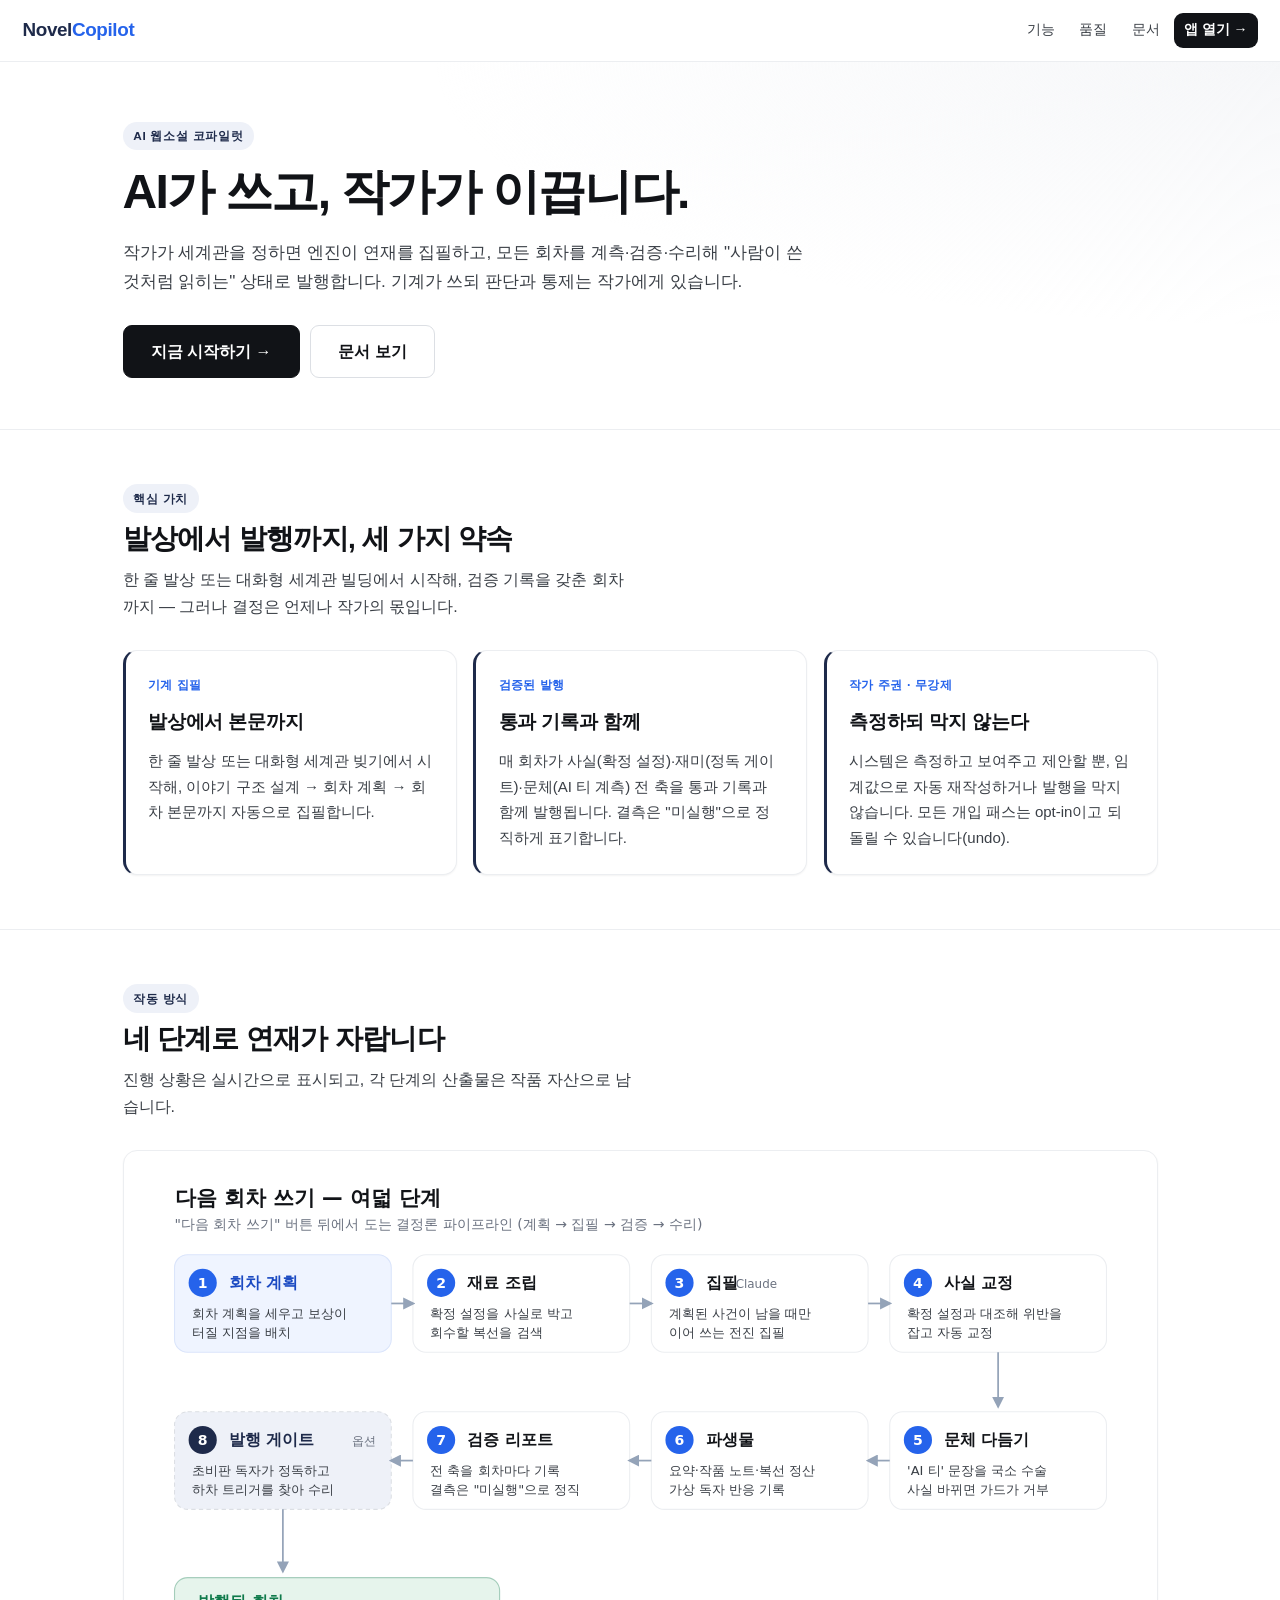
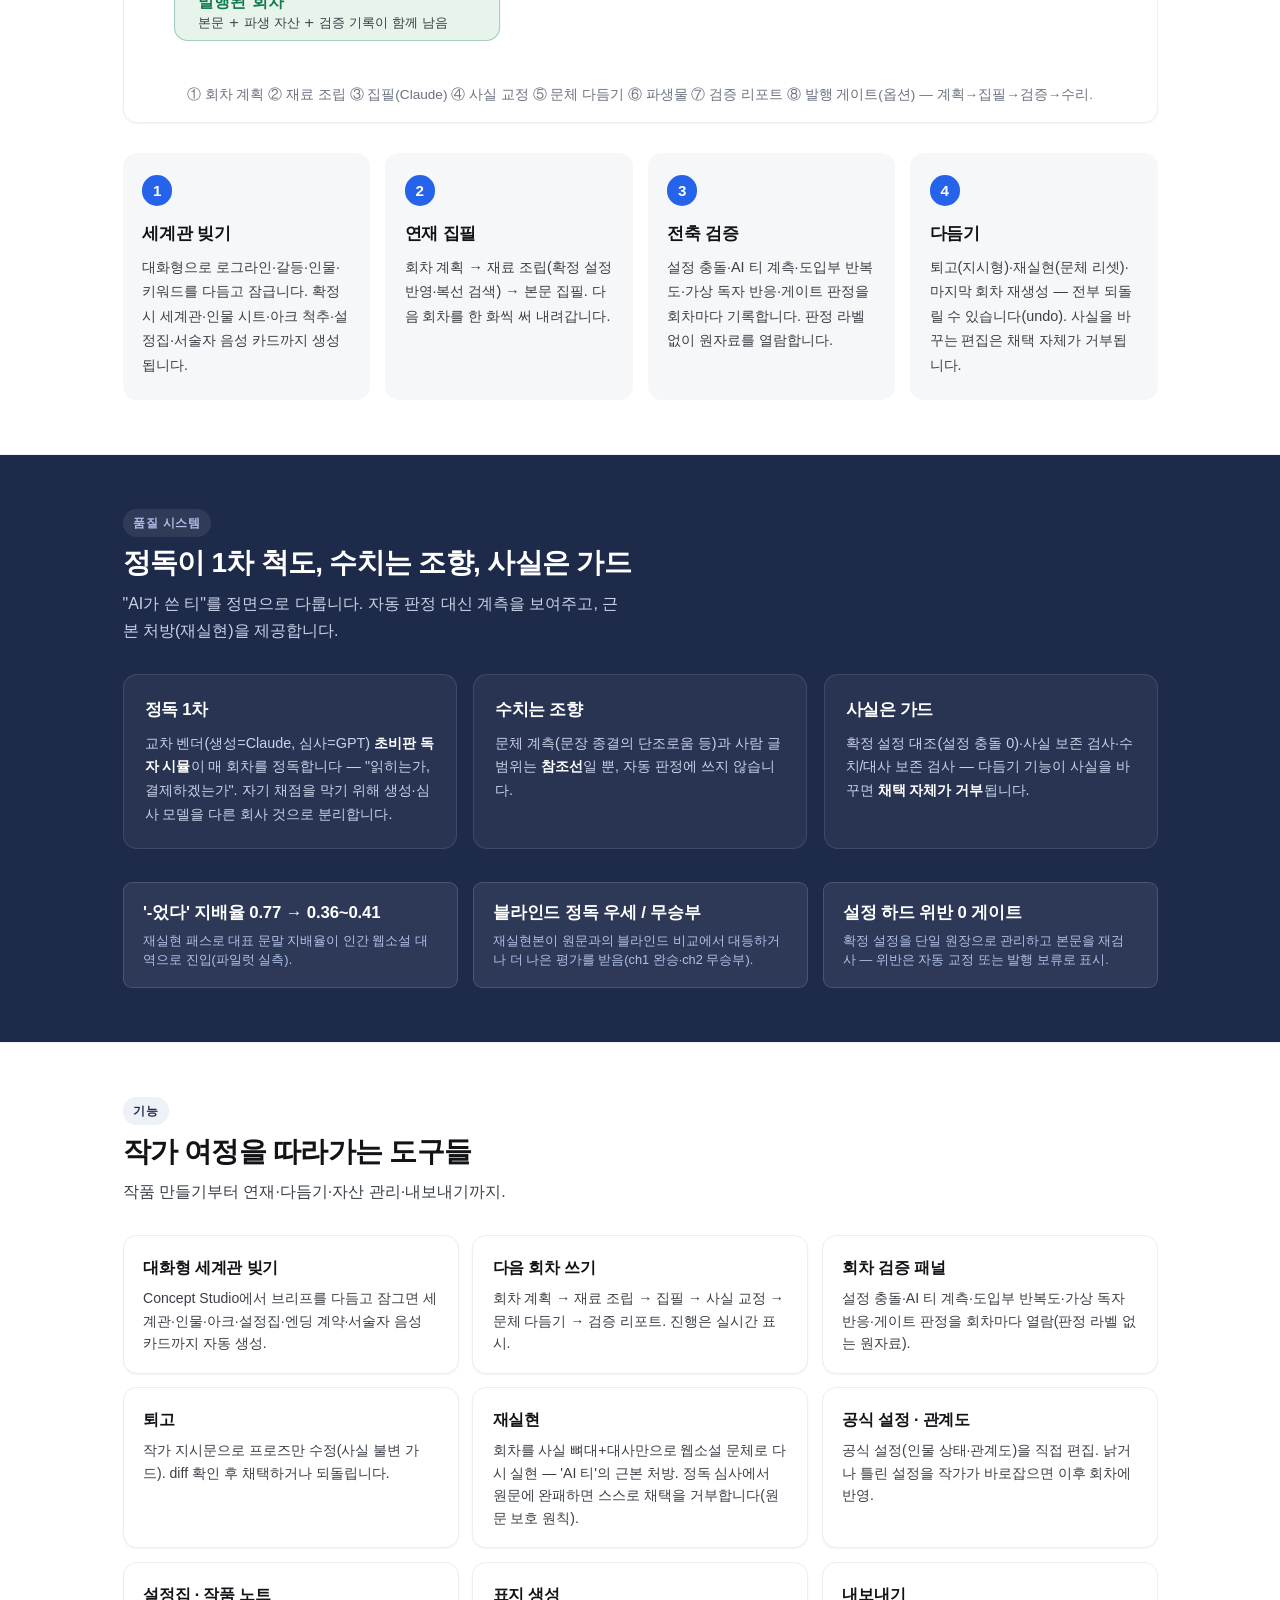
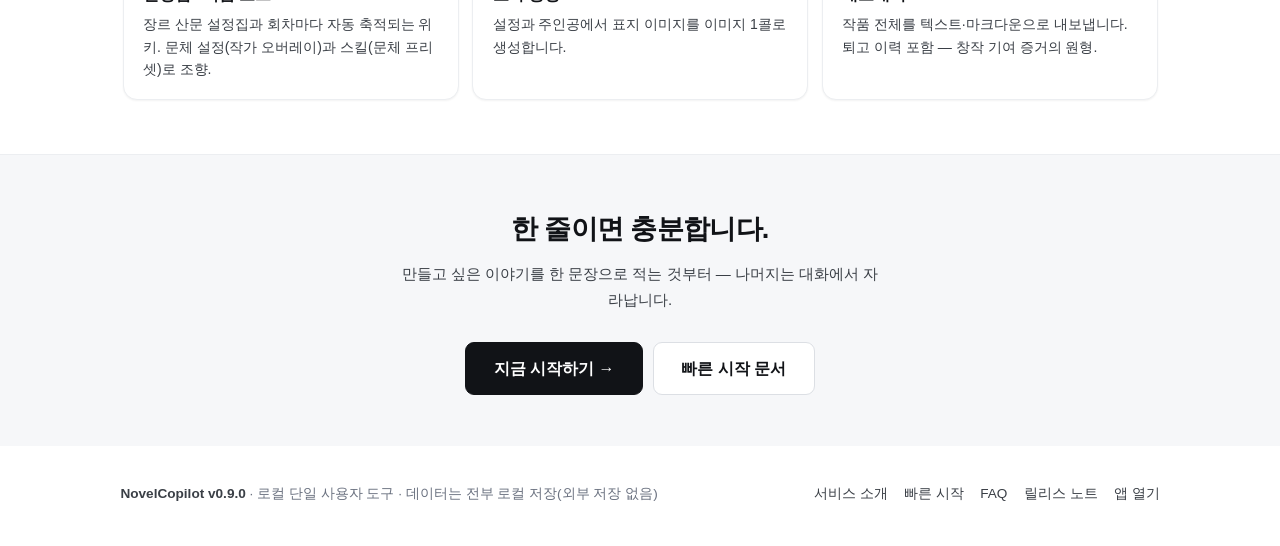
<file: app/novelcopilot/web/about.html>
<!DOCTYPE html>
<html lang="ko">
<head>
<meta charset="utf-8" />
<meta name="viewport" content="width=device-width, initial-scale=1" />
<title>NovelCopilot — AI 웹소설 코파일럿</title>
<meta name="description" content="AI가 쓰고, 작가가 이끕니다. 세계관을 정하면 엔진이 연재를 집필하고, 모든 회차를 계측·검증·수리해 '사람이 쓴 것처럼 읽히는' 상태로 발행합니다." />
<style>
/* ===== NovelCopilot 소개 랜딩 — 자체 완결형(인라인 CSS·외부 CDN/폰트 0) =====
   디자인 토큰은 앱 style.css 와 통일: 순백 캔버스 / 딥 잉크네이비 시그니처 / 모던 블루(#2563EB) 액센트 / 시스템 산세리프. */
:root{
  --paper:#FFFFFF; --surface:#FFFFFF; --surface-2:#F6F7F9;
  --ink:#111317; --ink-soft:#3A3F46; --muted:#6B7280;
  --line:#ECEEF1; --line-strong:#DCDFE4;
  --brand:#1E2A4A; --brand-soft:#EEF1F8;
  --accent:#2563EB; --accent-soft:#EFF4FF; --accent-100:#DBE5FB; --accent-700:#1B4AC2;
  --ok:#0F7A4B; --ok-soft:#E6F4EC;
  --shadow:0 1px 2px rgba(16,17,23,.05), 0 6px 20px rgba(16,17,23,.06);
  --shadow-sm:0 1px 2px rgba(16,17,23,.05);
  --font-sans:-apple-system,BlinkMacSystemFont,"Segoe UI","Pretendard",Roboto,"Malgun Gothic","Apple SD Gothic Neo",sans-serif;
  --r-card:14px; --r-ctrl:9px;
}
*{box-sizing:border-box}
html{-webkit-text-size-adjust:100%;scroll-behavior:smooth}
body{margin:0;background:var(--paper);color:var(--ink);
  font-family:var(--font-sans);line-height:1.7;font-size:15px;
  -webkit-font-smoothing:antialiased;text-rendering:optimizeLegibility}
a{color:var(--accent);text-decoration:none}
a:hover{text-decoration:underline}
h1,h2,h3{margin:0;letter-spacing:-.02em;font-weight:700;color:var(--ink)}
.muted{color:var(--muted)}
.wrap{max-width:1080px;margin:0 auto;padding:0 1.5em}

/* ---- header ---- */
.topbar{position:sticky;top:0;z-index:20;display:flex;justify-content:space-between;align-items:center;
  padding:.85em 1.5em;border-bottom:1px solid var(--line);background:rgba(255,255,255,.82);
  backdrop-filter:saturate(150%) blur(8px)}
.brand{font-size:1.18rem;font-weight:800;color:var(--brand);letter-spacing:-.02em}
.brand b{color:var(--accent);font-weight:800}
.nav{display:flex;gap:.3em;align-items:center}
.nav a{font-size:.88rem;color:var(--ink-soft);padding:.4em .7em;border-radius:var(--r-ctrl);font-weight:500}
.nav a:hover{background:var(--surface-2);color:var(--ink);text-decoration:none}
.nav a.cta{color:#fff;background:var(--ink);font-weight:600}
.nav a.cta:hover{background:#000}
@media(max-width:640px){.nav a:not(.cta){display:none}}

/* ---- hero ---- */
.hero{padding:4em 0 3.4em;background:
  radial-gradient(120% 130% at 100% 0%, var(--surface-2) 0%, transparent 55%), var(--paper);
  border-bottom:1px solid var(--line)}
.eyebrow{display:inline-block;font-size:.74rem;font-weight:700;letter-spacing:.06em;text-transform:uppercase;
  color:var(--brand);background:var(--brand-soft);border-radius:999px;padding:.35em .9em;margin-bottom:1.3em}
.hero h1{font-size:3rem;font-weight:800;letter-spacing:-.035em;line-height:1.12;max-width:16em;color:var(--ink)}
.hero .sub{max-width:40em;color:var(--ink-soft);font-size:1.08rem;margin:1.1em 0 0;line-height:1.65}
.hero-cta{display:flex;gap:.7em;margin-top:2em;flex-wrap:wrap}
.btn{display:inline-flex;align-items:center;gap:.4em;font-size:1rem;font-weight:600;
  padding:.75em 1.7em;border-radius:var(--r-ctrl);border:1px solid var(--line-strong);
  background:var(--surface);color:var(--ink);cursor:pointer;transition:background .15s,border-color .15s,box-shadow .15s}
.btn:hover{background:var(--surface-2);border-color:var(--muted);text-decoration:none}
.btn.primary{background:var(--ink);color:#fff;border-color:var(--ink)}
.btn.primary:hover{background:#000;border-color:#000}
@media(max-width:640px){.hero h1{font-size:2.1rem}.hero .sub{font-size:1rem}}

/* ---- sections ---- */
section.block{padding:3.6em 0;border-bottom:1px solid var(--line)}
.sec-head{max-width:34em;margin-bottom:2em}
.sec-head .eyebrow{margin-bottom:.7em}
.sec-head h2{font-size:1.75rem;letter-spacing:-.025em;line-height:1.25}
.sec-head p{color:var(--ink-soft);font-size:1rem;margin:.6em 0 0}

/* 핵심 가치 3 카드 */
.value-grid{display:grid;grid-template-columns:repeat(3,1fr);gap:1.1em}
.value-card{background:var(--surface);border:1px solid var(--line);border-left:3px solid var(--brand);
  border-radius:var(--r-card);padding:1.6em 1.5em;box-shadow:var(--shadow-sm)}
.value-card .vk{font-size:.78rem;font-weight:700;letter-spacing:.04em;color:var(--accent);text-transform:uppercase}
.value-card h3{font-size:1.2rem;margin:.5em 0 .5em;letter-spacing:-.01em}
.value-card p{color:var(--ink-soft);font-size:.94rem;margin:0}
@media(max-width:820px){.value-grid{grid-template-columns:1fr}}

/* How it works — 4단계 */
.steps{display:grid;grid-template-columns:repeat(4,1fr);gap:1em}
.step{position:relative;background:var(--surface-2);border-radius:var(--r-card);padding:1.5em 1.3em}
.step .n{display:inline-flex;align-items:center;justify-content:center;width:2em;height:2em;border-radius:50%;
  background:var(--accent);color:#fff;font-weight:700;font-size:.95rem;margin-bottom:.9em}
.step h3{font-size:1.05rem;margin-bottom:.4em;letter-spacing:-.01em}
.step p{color:var(--ink-soft);font-size:.9rem;margin:0}
@media(max-width:820px){.steps{grid-template-columns:repeat(2,1fr)}}
@media(max-width:480px){.steps{grid-template-columns:1fr}}
/* 인라인 파이프라인 다이어그램(자체 완결 — 외부 파일 참조 없음). ncp- 접두어로 스타일 격리 */
.ncp-diagram{margin:0 0 2em;border:1px solid var(--line);border-radius:var(--r-card);
  background:var(--surface);padding:1.1em 1.2em;box-shadow:var(--shadow-sm)}
.ncp-diagram svg{display:block;width:100%;height:auto}
.ncp-diagram figcaption{margin-top:.6em;color:var(--muted);font-size:.85rem;text-align:center;line-height:1.5}

/* 품질 섹션 */
.quality{background:var(--brand);color:#fff}
.quality .eyebrow{color:#AFC0E8;background:rgba(255,255,255,.08)}
.quality h2{color:#fff}
.quality .sec-head p{color:#C9D2E6}
.q-pillars{display:grid;grid-template-columns:repeat(3,1fr);gap:1.1em;margin-bottom:2.2em}
.q-pillar{background:rgba(255,255,255,.05);border:1px solid rgba(255,255,255,.1);border-radius:var(--r-card);padding:1.4em 1.4em}
.q-pillar h3{color:#fff;font-size:1.05rem;margin-bottom:.4em}
.q-pillar p{color:#C9D2E6;font-size:.9rem;margin:0;line-height:1.65}
.q-pillar b{color:#fff}
.badges{display:grid;grid-template-columns:repeat(3,1fr);gap:1em}
.mbadge{background:rgba(255,255,255,.07);border:1px solid rgba(255,255,255,.14);border-radius:var(--r-ctrl);
  padding:1.2em 1.3em}
.mbadge .mv{font-size:1.05rem;font-weight:700;color:#fff;line-height:1.4;letter-spacing:-.01em}
.mbadge .ml{font-size:.8rem;color:#AFC0E8;margin-top:.5em;line-height:1.5}
@media(max-width:820px){.q-pillars,.badges{grid-template-columns:1fr}}

/* 기능 그리드 */
.feat-grid{display:grid;grid-template-columns:repeat(3,1fr);gap:.9em}
.feat{background:var(--surface);border:1px solid var(--line);border-radius:var(--r-card);padding:1.2em 1.3em;
  box-shadow:var(--shadow-sm)}
.feat h3{font-size:1rem;margin-bottom:.35em;letter-spacing:-.01em}
.feat p{color:var(--ink-soft);font-size:.88rem;margin:0;line-height:1.6}
@media(max-width:820px){.feat-grid{grid-template-columns:repeat(2,1fr)}}
@media(max-width:520px){.feat-grid{grid-template-columns:1fr}}

/* CTA 스트립 */
.cta-strip{padding:3.4em 0;text-align:center;background:var(--surface-2)}
.cta-strip h2{font-size:1.7rem;letter-spacing:-.025em}
.cta-strip p{color:var(--ink-soft);margin:.6em auto 1.6em;max-width:32em}
.cta-strip .hero-cta{justify-content:center}

/* footer */
footer{padding:2.6em 0 3em;color:var(--muted);font-size:.85rem}
footer .frow{display:flex;justify-content:space-between;gap:1em;flex-wrap:wrap;align-items:center}
footer .flinks{display:flex;gap:1.2em;flex-wrap:wrap}
footer .flinks a{color:var(--ink-soft)}
footer .ver{font-weight:600;color:var(--ink-soft)}
</style>
</head>
<body>
<header class="topbar">
  <div class="brand">Novel<b>Copilot</b></div>
  <nav class="nav">
    <a href="#features">기능</a>
    <a href="#quality">품질</a>
    <a href="/manual.html">문서</a>
    <a class="cta" href="/">앱 열기 →</a>
  </nav>
</header>

<!-- ===== 히어로 ===== -->
<section class="hero">
  <div class="wrap">
    <span class="eyebrow">AI 웹소설 코파일럿</span>
    <h1>AI가 쓰고, 작가가 이끕니다.</h1>
    <p class="sub">작가가 세계관을 정하면 엔진이 연재를 집필하고, 모든 회차를 계측·검증·수리해
      "사람이 쓴 것처럼 읽히는" 상태로 발행합니다. 기계가 쓰되 판단과 통제는 작가에게 있습니다.</p>
    <div class="hero-cta">
      <a class="btn primary" href="/">지금 시작하기 →</a>
      <a class="btn" href="/manual.html">문서 보기</a>
    </div>
  </div>
</section>

<!-- ===== 핵심 가치 3 ===== -->
<section class="block" id="value">
  <div class="wrap">
    <div class="sec-head">
      <span class="eyebrow">핵심 가치</span>
      <h2>발상에서 발행까지, 세 가지 약속</h2>
      <p>한 줄 발상 또는 대화형 세계관 빌딩에서 시작해, 검증 기록을 갖춘 회차까지 — 그러나 결정은 언제나 작가의 몫입니다.</p>
    </div>
    <div class="value-grid">
      <div class="value-card">
        <div class="vk">기계 집필</div>
        <h3>발상에서 본문까지</h3>
        <p>한 줄 발상 또는 대화형 세계관 빚기에서 시작해, 이야기 구조 설계 → 회차 계획 → 회차 본문까지 자동으로 집필합니다.</p>
      </div>
      <div class="value-card">
        <div class="vk">검증된 발행</div>
        <h3>통과 기록과 함께</h3>
        <p>매 회차가 사실(확정 설정)·재미(정독 게이트)·문체(AI 티 계측) 전 축을 통과 기록과 함께 발행됩니다. 결측은 "미실행"으로 정직하게 표기합니다.</p>
      </div>
      <div class="value-card">
        <div class="vk">작가 주권 · 무강제</div>
        <h3>측정하되 막지 않는다</h3>
        <p>시스템은 측정하고 보여주고 제안할 뿐, 임계값으로 자동 재작성하거나 발행을 막지 않습니다. 모든 개입 패스는 opt-in이고 되돌릴 수 있습니다(undo).</p>
      </div>
    </div>
  </div>
</section>

<!-- ===== How it works 4단계 ===== -->
<section class="block" id="how">
  <div class="wrap">
    <div class="sec-head">
      <span class="eyebrow">작동 방식</span>
      <h2>네 단계로 연재가 자랍니다</h2>
      <p>진행 상황은 실시간으로 표시되고, 각 단계의 산출물은 작품 자산으로 남습니다.</p>
    </div>

    <!-- 인라인 파이프라인 다이어그램 — 파일 참조 없이 자체 완결(외부 이미지/CDN 0). id 는 pc- 접두어로 격리 -->
    <figure class="ncp-diagram">
      <svg xmlns="http://www.w3.org/2000/svg" viewBox="0 0 920 470" role="img" aria-labelledby="pc-title pc-desc" font-family="system-ui, -apple-system, 'Segoe UI', sans-serif">
        <title id="pc-title">다음 회차 쓰기 — 8단계 파이프라인</title>
        <desc id="pc-desc">회차 계획, 재료 조립, 집필, 사실 교정, 문체 다듬기, 파생물, 검증 리포트, 발행 게이트의 여덟 단계 흐름도.</desc>
        <defs>
          <marker id="pc-arrow" viewBox="0 0 10 10" refX="8" refY="5" markerWidth="7" markerHeight="7" orient="auto-start-reverse">
            <path d="M0 0 L10 5 L0 10 z" fill="#94a3b8"/>
          </marker>
        </defs>
        <text x="30" y="34" font-size="19" font-weight="700" fill="#111317">다음 회차 쓰기 — 여덟 단계</text>
        <text x="30" y="56" font-size="13" fill="#6B7280">"다음 회차 쓰기" 버튼 뒤에서 도는 결정론 파이프라인 (계획 → 집필 → 검증 → 수리)</text>
        <g>
          <rect x="30" y="80" width="200" height="90" rx="12" fill="#EFF4FF" stroke="#DBE5FB"/>
          <circle cx="56" cy="106" r="13" fill="#2563EB"/>
          <text x="56" y="111" font-size="13" font-weight="700" fill="#ffffff" text-anchor="middle">1</text>
          <text x="80" y="111" font-size="14.5" font-weight="700" fill="#1B4AC2">회차 계획</text>
          <text x="46" y="138" font-size="12" fill="#3A3F46">회차 계획을 세우고 보상이</text>
          <text x="46" y="156" font-size="12" fill="#3A3F46">터질 지점을 배치</text>
        </g>
        <g>
          <rect x="250" y="80" width="200" height="90" rx="12" fill="#ffffff" stroke="#ECEEF1"/>
          <circle cx="276" cy="106" r="13" fill="#2563EB"/>
          <text x="276" y="111" font-size="13" font-weight="700" fill="#ffffff" text-anchor="middle">2</text>
          <text x="300" y="111" font-size="14.5" font-weight="700" fill="#111317">재료 조립</text>
          <text x="266" y="138" font-size="12" fill="#3A3F46">확정 설정을 사실로 박고</text>
          <text x="266" y="156" font-size="12" fill="#3A3F46">회수할 복선을 검색</text>
        </g>
        <g>
          <rect x="470" y="80" width="200" height="90" rx="12" fill="#ffffff" stroke="#ECEEF1"/>
          <circle cx="496" cy="106" r="13" fill="#2563EB"/>
          <text x="496" y="111" font-size="13" font-weight="700" fill="#ffffff" text-anchor="middle">3</text>
          <text x="520" y="111" font-size="14.5" font-weight="700" fill="#111317">집필</text>
          <text x="586" y="111" font-size="11" fill="#6B7280" text-anchor="end">Claude</text>
          <text x="486" y="138" font-size="12" fill="#3A3F46">계획된 사건이 남을 때만</text>
          <text x="486" y="156" font-size="12" fill="#3A3F46">이어 쓰는 전진 집필</text>
        </g>
        <g>
          <rect x="690" y="80" width="200" height="90" rx="12" fill="#ffffff" stroke="#ECEEF1"/>
          <circle cx="716" cy="106" r="13" fill="#2563EB"/>
          <text x="716" y="111" font-size="13" font-weight="700" fill="#ffffff" text-anchor="middle">4</text>
          <text x="740" y="111" font-size="14.5" font-weight="700" fill="#111317">사실 교정</text>
          <text x="706" y="138" font-size="12" fill="#3A3F46">확정 설정과 대조해 위반을</text>
          <text x="706" y="156" font-size="12" fill="#3A3F46">잡고 자동 교정</text>
        </g>
        <line x1="230" y1="125" x2="250" y2="125" stroke="#94a3b8" stroke-width="1.6" marker-end="url(#pc-arrow)"/>
        <line x1="450" y1="125" x2="470" y2="125" stroke="#94a3b8" stroke-width="1.6" marker-end="url(#pc-arrow)"/>
        <line x1="670" y1="125" x2="690" y2="125" stroke="#94a3b8" stroke-width="1.6" marker-end="url(#pc-arrow)"/>
        <path d="M790 170 L790 200 L790 220" fill="none" stroke="#94a3b8" stroke-width="1.6" marker-end="url(#pc-arrow)"/>
        <g>
          <rect x="690" y="225" width="200" height="90" rx="12" fill="#ffffff" stroke="#ECEEF1"/>
          <circle cx="716" cy="251" r="13" fill="#2563EB"/>
          <text x="716" y="256" font-size="13" font-weight="700" fill="#ffffff" text-anchor="middle">5</text>
          <text x="740" y="256" font-size="14.5" font-weight="700" fill="#111317">문체 다듬기</text>
          <text x="706" y="283" font-size="12" fill="#3A3F46">'AI 티' 문장을 국소 수술</text>
          <text x="706" y="301" font-size="12" fill="#3A3F46">사실 바뀌면 가드가 거부</text>
        </g>
        <g>
          <rect x="470" y="225" width="200" height="90" rx="12" fill="#ffffff" stroke="#ECEEF1"/>
          <circle cx="496" cy="251" r="13" fill="#2563EB"/>
          <text x="496" y="256" font-size="13" font-weight="700" fill="#ffffff" text-anchor="middle">6</text>
          <text x="520" y="256" font-size="14.5" font-weight="700" fill="#111317">파생물</text>
          <text x="486" y="283" font-size="12" fill="#3A3F46">요약·작품 노트·복선 정산</text>
          <text x="486" y="301" font-size="12" fill="#3A3F46">가상 독자 반응 기록</text>
        </g>
        <g>
          <rect x="250" y="225" width="200" height="90" rx="12" fill="#ffffff" stroke="#ECEEF1"/>
          <circle cx="276" cy="251" r="13" fill="#2563EB"/>
          <text x="276" y="256" font-size="13" font-weight="700" fill="#ffffff" text-anchor="middle">7</text>
          <text x="300" y="256" font-size="14.5" font-weight="700" fill="#111317">검증 리포트</text>
          <text x="266" y="283" font-size="12" fill="#3A3F46">전 축을 회차마다 기록</text>
          <text x="266" y="301" font-size="12" fill="#3A3F46">결측은 "미실행"으로 정직</text>
        </g>
        <g>
          <rect x="30" y="225" width="200" height="90" rx="12" fill="#EEF1F8" stroke="#DCDFE4" stroke-dasharray="4 3"/>
          <circle cx="56" cy="251" r="13" fill="#1E2A4A"/>
          <text x="56" y="256" font-size="13" font-weight="700" fill="#ffffff" text-anchor="middle">8</text>
          <text x="80" y="256" font-size="14.5" font-weight="700" fill="#1E2A4A">발행 게이트</text>
          <text x="216" y="256" font-size="11" fill="#6B7280" text-anchor="end">옵션</text>
          <text x="46" y="283" font-size="12" fill="#3A3F46">초비판 독자가 정독하고</text>
          <text x="46" y="301" font-size="12" fill="#3A3F46">하차 트리거를 찾아 수리</text>
        </g>
        <line x1="690" y1="270" x2="670" y2="270" stroke="#94a3b8" stroke-width="1.6" marker-end="url(#pc-arrow)"/>
        <line x1="470" y1="270" x2="450" y2="270" stroke="#94a3b8" stroke-width="1.6" marker-end="url(#pc-arrow)"/>
        <line x1="250" y1="270" x2="230" y2="270" stroke="#94a3b8" stroke-width="1.6" marker-end="url(#pc-arrow)"/>
        <path d="M130 315 L130 350 L130 372" fill="none" stroke="#94a3b8" stroke-width="1.6" marker-end="url(#pc-arrow)"/>
        <g>
          <rect x="30" y="378" width="300" height="58" rx="12" fill="#E6F4EC" stroke="#0F7A4B" stroke-opacity="0.35"/>
          <text x="52" y="405" font-size="14.5" font-weight="700" fill="#0F7A4B">발행된 회차</text>
          <text x="52" y="424" font-size="12" fill="#3A3F46">본문 + 파생 자산 + 검증 기록이 함께 남음</text>
        </g>
      </svg>
      <figcaption>① 회차 계획 ② 재료 조립 ③ 집필(Claude) ④ 사실 교정 ⑤ 문체 다듬기 ⑥ 파생물 ⑦ 검증 리포트 ⑧ 발행 게이트(옵션) — 계획→집필→검증→수리.</figcaption>
    </figure>

    <div class="steps">
      <div class="step">
        <div class="n">1</div>
        <h3>세계관 빚기</h3>
        <p>대화형으로 로그라인·갈등·인물·키워드를 다듬고 잠급니다. 확정 시 세계관·인물 시트·아크 척추·설정집·서술자 음성 카드까지 생성됩니다.</p>
      </div>
      <div class="step">
        <div class="n">2</div>
        <h3>연재 집필</h3>
        <p>회차 계획 → 재료 조립(확정 설정 반영·복선 검색) → 본문 집필. 다음 회차를 한 화씩 써 내려갑니다.</p>
      </div>
      <div class="step">
        <div class="n">3</div>
        <h3>전축 검증</h3>
        <p>설정 충돌·AI 티 계측·도입부 반복도·가상 독자 반응·게이트 판정을 회차마다 기록합니다. 판정 라벨 없이 원자료를 열람합니다.</p>
      </div>
      <div class="step">
        <div class="n">4</div>
        <h3>다듬기</h3>
        <p>퇴고(지시형)·재실현(문체 리셋)·마지막 회차 재생성 — 전부 되돌릴 수 있습니다(undo). 사실을 바꾸는 편집은 채택 자체가 거부됩니다.</p>
      </div>
    </div>
  </div>
</section>

<!-- ===== 품질 시스템 ===== -->
<section class="block quality" id="quality">
  <div class="wrap">
    <div class="sec-head">
      <span class="eyebrow">품질 시스템</span>
      <h2>정독이 1차 척도, 수치는 조향, 사실은 가드</h2>
      <p>"AI가 쓴 티"를 정면으로 다룹니다. 자동 판정 대신 계측을 보여주고, 근본 처방(재실현)을 제공합니다.</p>
    </div>
    <div class="q-pillars">
      <div class="q-pillar">
        <h3>정독 1차</h3>
        <p>교차 벤더(생성=Claude, 심사=GPT) <b>초비판 독자 시뮬</b>이 매 회차를 정독합니다 — "읽히는가, 결제하겠는가". 자기 채점을 막기 위해 생성·심사 모델을 다른 회사 것으로 분리합니다.</p>
      </div>
      <div class="q-pillar">
        <h3>수치는 조향</h3>
        <p>문체 계측(문장 종결의 단조로움 등)과 사람 글 범위는 <b>참조선</b>일 뿐, 자동 판정에 쓰지 않습니다.</p>
      </div>
      <div class="q-pillar">
        <h3>사실은 가드</h3>
        <p>확정 설정 대조(설정 충돌 0)·사실 보존 검사·수치/대사 보존 검사 — 다듬기 기능이 사실을 바꾸면 <b>채택 자체가 거부</b>됩니다.</p>
      </div>
    </div>
    <div class="badges">
      <div class="mbadge">
        <div class="mv">'-었다' 지배율 0.77 → 0.36~0.41</div>
        <div class="ml">재실현 패스로 대표 문말 지배율이 인간 웹소설 대역으로 진입(파일럿 실측).</div>
      </div>
      <div class="mbadge">
        <div class="mv">블라인드 정독 우세 / 무승부</div>
        <div class="ml">재실현본이 원문과의 블라인드 비교에서 대등하거나 더 나은 평가를 받음(ch1 완승·ch2 무승부).</div>
      </div>
      <div class="mbadge">
        <div class="mv">설정 하드 위반 0 게이트</div>
        <div class="ml">확정 설정을 단일 원장으로 관리하고 본문을 재검사 — 위반은 자동 교정 또는 발행 보류로 표시.</div>
      </div>
    </div>
  </div>
</section>

<!-- ===== 기능 그리드 ===== -->
<section class="block" id="features">
  <div class="wrap">
    <div class="sec-head">
      <span class="eyebrow">기능</span>
      <h2>작가 여정을 따라가는 도구들</h2>
      <p>작품 만들기부터 연재·다듬기·자산 관리·내보내기까지.</p>
    </div>
    <div class="feat-grid">
      <div class="feat">
        <h3>대화형 세계관 빚기</h3>
        <p>Concept Studio에서 브리프를 다듬고 잠그면 세계관·인물·아크·설정집·엔딩 계약·서술자 음성 카드까지 자동 생성.</p>
      </div>
      <div class="feat">
        <h3>다음 회차 쓰기</h3>
        <p>회차 계획 → 재료 조립 → 집필 → 사실 교정 → 문체 다듬기 → 검증 리포트. 진행은 실시간 표시.</p>
      </div>
      <div class="feat">
        <h3>회차 검증 패널</h3>
        <p>설정 충돌·AI 티 계측·도입부 반복도·가상 독자 반응·게이트 판정을 회차마다 열람(판정 라벨 없는 원자료).</p>
      </div>
      <div class="feat">
        <h3>퇴고</h3>
        <p>작가 지시문으로 프로즈만 수정(사실 불변 가드). diff 확인 후 채택하거나 되돌립니다.</p>
      </div>
      <div class="feat">
        <h3>재실현</h3>
        <p>회차를 사실 뼈대+대사만으로 웹소설 문체로 다시 실현 — 'AI 티'의 근본 처방. 정독 심사에서 원문에 완패하면 스스로 채택을 거부합니다(원문 보호 원칙).</p>
      </div>
      <div class="feat">
        <h3>공식 설정 · 관계도</h3>
        <p>공식 설정(인물 상태·관계도)을 직접 편집. 낡거나 틀린 설정을 작가가 바로잡으면 이후 회차에 반영.</p>
      </div>
      <div class="feat">
        <h3>설정집 · 작품 노트</h3>
        <p>장르 산문 설정집과 회차마다 자동 축적되는 위키. 문체 설정(작가 오버레이)과 스킬(문체 프리셋)로 조향.</p>
      </div>
      <div class="feat">
        <h3>표지 생성</h3>
        <p>설정과 주인공에서 표지 이미지를 이미지 1콜로 생성합니다.</p>
      </div>
      <div class="feat">
        <h3>내보내기</h3>
        <p>작품 전체를 텍스트·마크다운으로 내보냅니다. 퇴고 이력 포함 — 창작 기여 증거의 원형.</p>
      </div>
    </div>
  </div>
</section>

<!-- ===== CTA 스트립 ===== -->
<section class="cta-strip">
  <div class="wrap">
    <h2>한 줄이면 충분합니다.</h2>
    <p>만들고 싶은 이야기를 한 문장으로 적는 것부터 — 나머지는 대화에서 자라납니다.</p>
    <div class="hero-cta">
      <a class="btn primary" href="/">지금 시작하기 →</a>
      <a class="btn" href="/manual.html">빠른 시작 문서</a>
    </div>
  </div>
</section>

<!-- ===== 정직 푸터 ===== -->
<footer>
  <div class="wrap">
    <div class="frow">
      <div>
        <span class="ver">NovelCopilot v0.9.0</span> ·
        로컬 단일 사용자 도구 · 데이터는 전부 로컬 저장(외부 저장 없음)
      </div>
      <div class="flinks">
        <a href="/manual.html#overview">서비스 소개</a>
        <a href="/manual.html#getting-started">빠른 시작</a>
        <a href="/manual.html#faq">FAQ</a>
        <a href="/manual.html#changelog">릴리스 노트</a>
        <a href="/">앱 열기</a>
      </div>
    </div>
  </div>
</footer>
</body>
</html>
</file>
